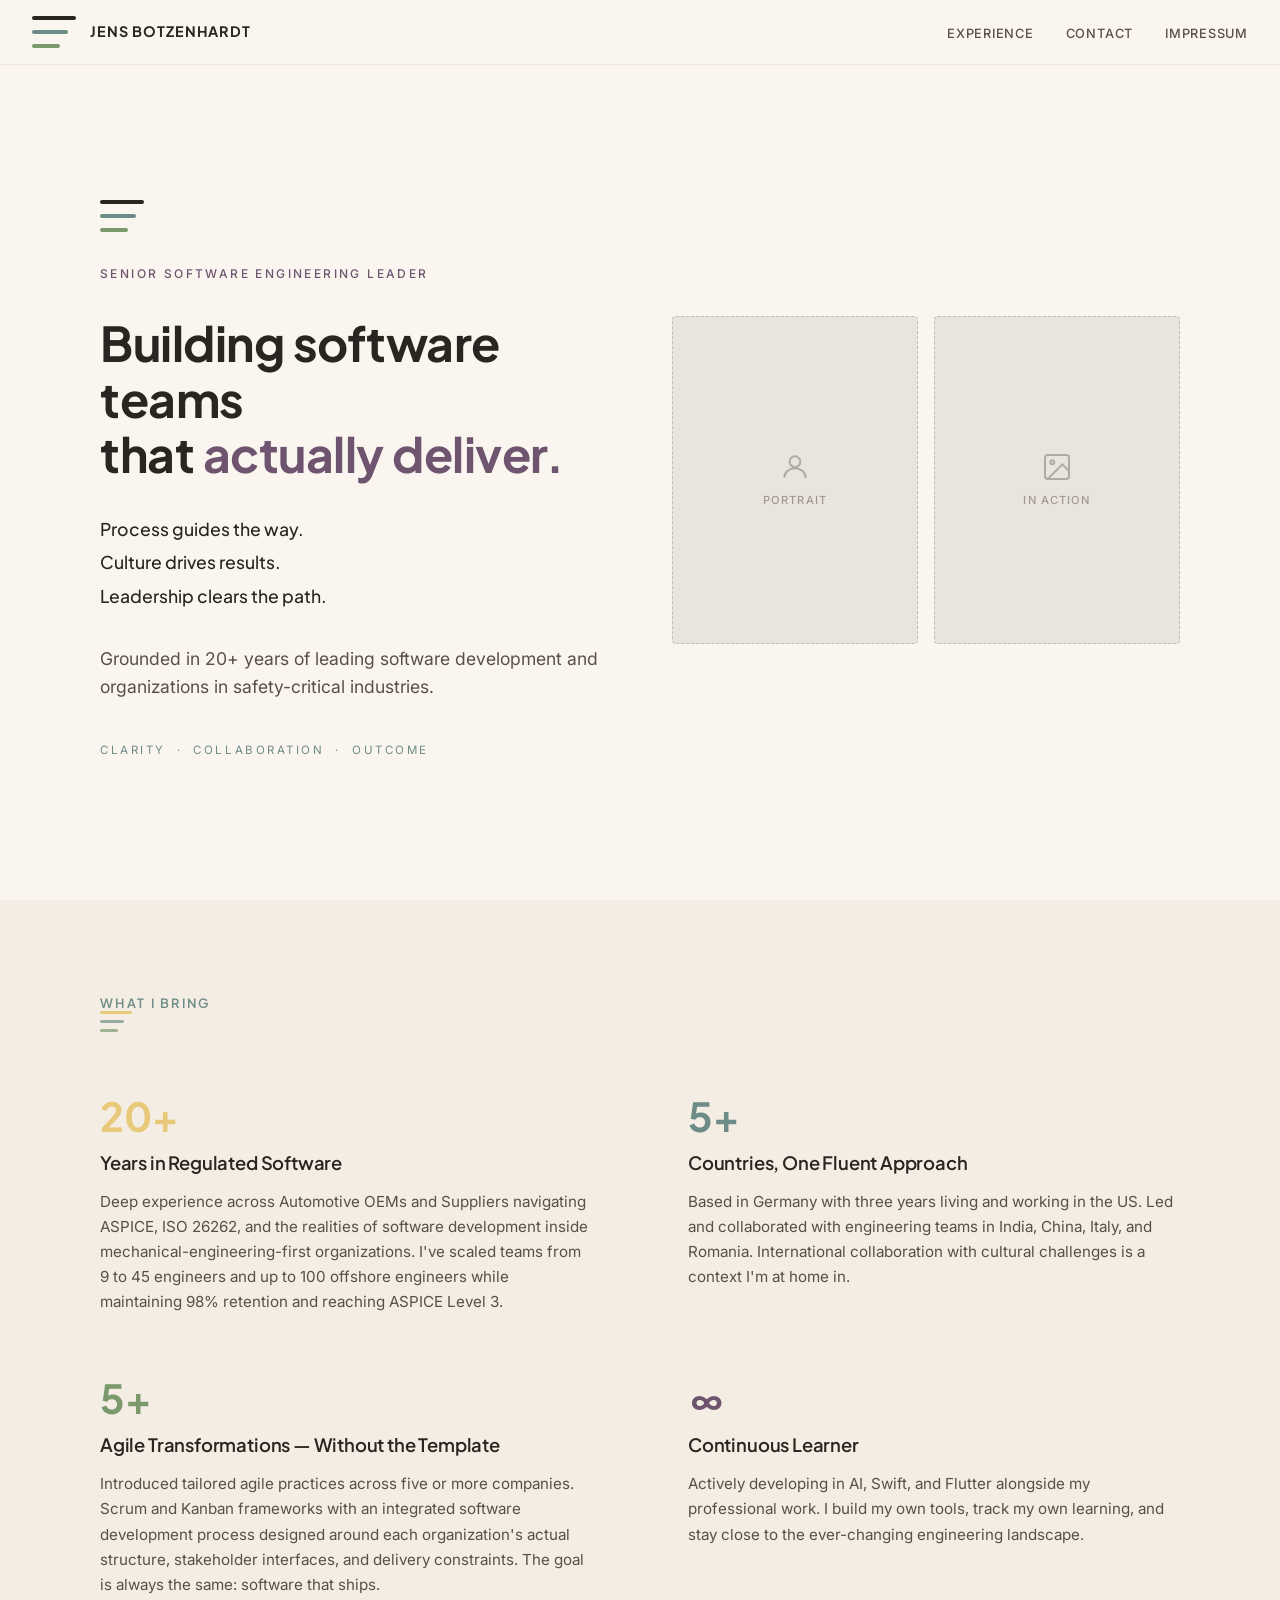
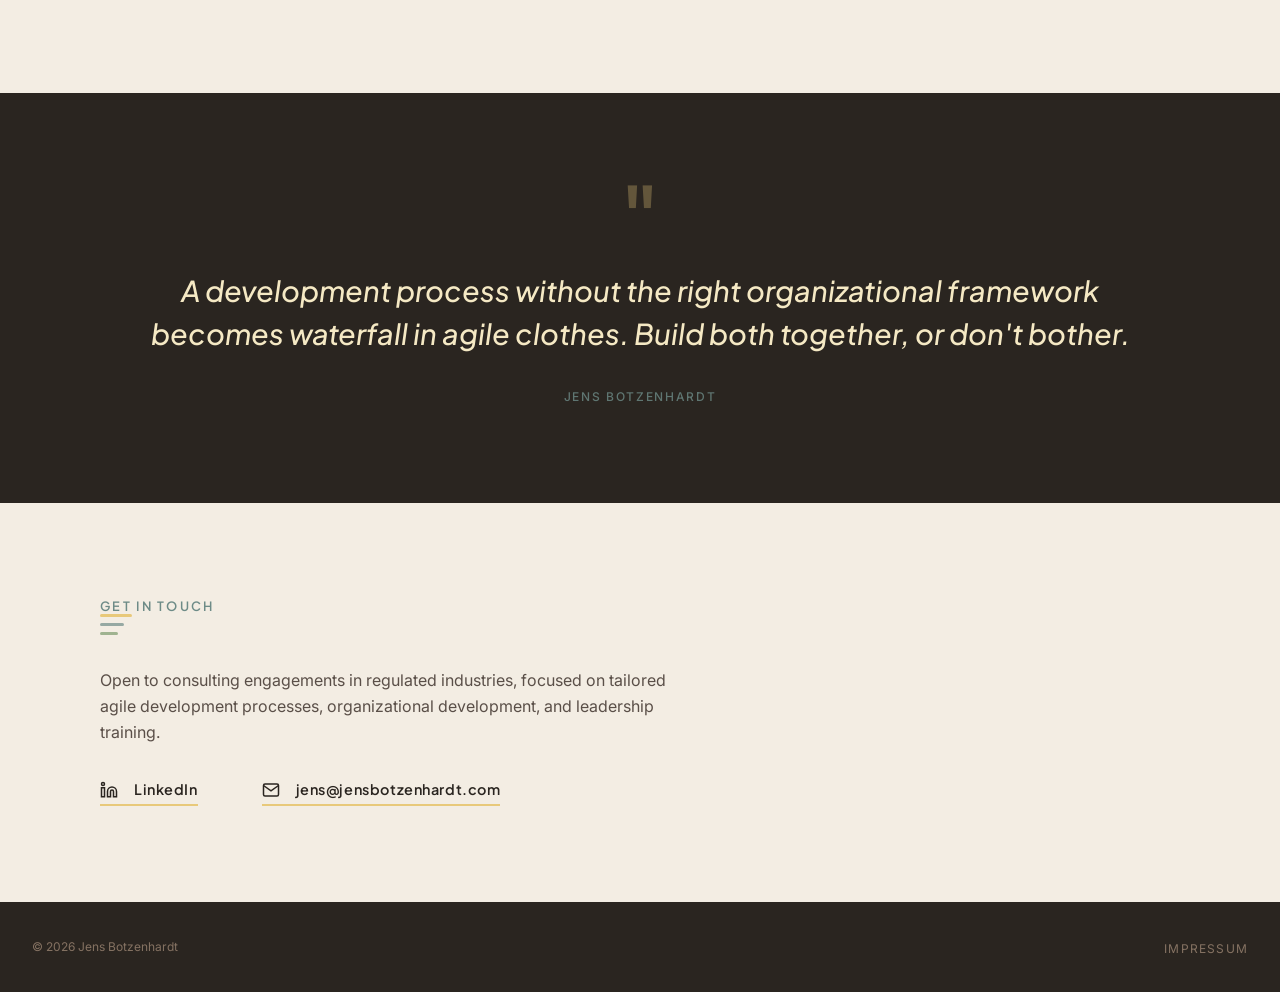
<file: index.html>
<!DOCTYPE html>
<html lang="en">
<head>
  <meta charset="UTF-8" />
  <meta name="viewport" content="width=device-width, initial-scale=1.0" />
  <meta name="description" content="Jens Botzenhardt — Senior Software Engineering Leader with 20 years in regulated industries. Agile transformation, leadership, and software development across regulated software developers." />
  <title>Jens Botzenhardt</title>
  <link rel="preconnect" href="https://fonts.googleapis.com" />
  <link rel="preconnect" href="https://fonts.gstatic.com" crossorigin />
  <link href="https://fonts.googleapis.com/css2?family=Plus+Jakarta+Sans:wght@400;500;600;700&family=Inter:wght@300;400;500&display=swap" rel="stylesheet" />
  <link rel="stylesheet" href="css/style.css" />
</head>
<body>

  <!-- ── NAVIGATION ── -->
  <nav>
    <div class="nav-logo">
      <div class="bar-mark" aria-hidden="true">
        <span></span><span></span><span></span>
      </div>
      <span class="nav-name">Jens Botzenhardt</span>
    </div>
    <ul class="nav-links">
      <li><a href="#experience">Experience</a></li>
      <li><a href="#contact">Contact</a></li>
      <li><a href="impressum.html">Impressum</a></li>
    </ul>
  </nav>

  <!-- ── HERO ── -->
  <section class="hero" id="top">
    <div class="hero-inner">
      <div class="hero-text">
        <div class="bar-mark" aria-hidden="true">
          <span></span><span></span><span></span>
        </div>
        <p class="hero-eyebrow">Senior Software Engineering Leader</p>
        <h1 class="hero-title">
          Building software teams<br>that <em>actually deliver.</em>
        </h1>
        <p class="hero-threeliner">
          Process guides the way.<br>
          Culture drives results.<br>
          Leadership clears the path.
        </p>
        <p class="hero-subtitle">
          Grounded in 20+ years of leading software development and organizations in safety-critical industries.
        </p>
        <p class="hero-tagline">Clarity &nbsp;·&nbsp; Collaboration &nbsp;·&nbsp; Outcome</p>
      </div>

      <div class="hero-photos" aria-label="Photos of Jens Botzenhardt">
        <div class="photo-placeholder" title="Replace with portrait photo">
          <svg width="32" height="32" viewBox="0 0 24 24" fill="none" stroke="#2a2520" stroke-width="1.5">
            <circle cx="12" cy="8" r="4"/><path d="M4 20c0-4 3.6-7 8-7s8 3 8 7"/>
          </svg>
          <span>Portrait</span>
        </div>
        <div class="photo-placeholder" title="Replace with candid/action photo">
          <svg width="32" height="32" viewBox="0 0 24 24" fill="none" stroke="#2a2520" stroke-width="1.5">
            <rect x="3" y="3" width="18" height="18" rx="2"/><circle cx="8.5" cy="8.5" r="1.5"/>
            <polyline points="21 15 16 10 5 21"/>
          </svg>
          <span>In Action</span>
        </div>
      </div>
    </div>
  </section>

  <!-- ── EXPERIENCE PILLARS ── -->
  <section id="experience">
    <div class="section-inner">
      <div class="reveal">
        <h3>What I bring</h3>
        <div class="section-divider" aria-hidden="true">
          <span></span><span></span><span></span>
        </div>
      </div>
      <div class="pillars">

        <div class="pillar reveal">
          <div class="pillar-number">20+</div>
          <h2>Years in Regulated Software</h2>
          <p>
            Deep experience across Automotive OEMs and Suppliers navigating ASPICE, ISO 26262, and the realities of software development inside mechanical-engineering-first organizations. I've scaled teams from 9 to 45 engineers and up to 100 offshore engineers while maintaining 98% retention and reaching ASPICE Level 3.
          </p>
        </div>

        <div class="pillar reveal">
          <div class="pillar-number" style="color: var(--teal);">5+</div>
          <h2>Countries, One Fluent Approach</h2>
          <p>
            Based in Germany with three years living and working in the US. Led and collaborated with engineering teams in India, China, Italy, and Romania. International collaboration with cultural challenges is a context I'm at home in.
          </p>
        </div>

        <div class="pillar reveal">
          <div class="pillar-number" style="color: var(--sage);">5+</div>
          <h2>Agile Transformations — Without the Template</h2>
          <p>
            Introduced tailored agile practices across five or more companies. Scrum and Kanban frameworks with an integrated software development process designed around each organization's actual structure, stakeholder interfaces, and delivery constraints. The goal is always the same: software that ships.
          </p>
        </div>

        <div class="pillar reveal">
          <div class="pillar-number" style="color: var(--plum);">∞</div>
          <h2>Continuous Learner</h2>
          <p>
            Actively developing in AI, Swift, and Flutter alongside my professional work. I build my own tools, track my own learning, and stay close to the ever-changing engineering landscape.
          </p>
        </div>

      </div>
    </div>
  </section>

  <!-- ── QUOTE ── -->
  <section class="quote-section">
    <div class="quote-inner reveal">
      <div class="quote-mark" aria-hidden="true">"</div>
      <p class="quote-text">
        A development process without the right organizational framework becomes waterfall in agile clothes. Build both together, or don't bother.
      </p>
      <span class="quote-attribution">Jens Botzenhardt</span>
    </div>
  </section>

  <!-- ── CONTACT ── -->
  <section id="contact">
    <div class="section-inner">
      <div class="reveal">
        <h3>Get in touch</h3>
        <div class="section-divider" aria-hidden="true">
          <span></span><span></span><span></span>
        </div>
        <p style="margin-bottom: var(--space-md);">
          Open to consulting engagements in regulated industries, focused on tailored agile development processes, organizational development, and leadership training.
        </p>
      </div>
      <div class="contact-grid reveal">
        <a class="contact-link" href="https://linkedin.com/in/jensbotz" target="_blank" rel="noopener">
          <svg width="18" height="18" viewBox="0 0 24 24" fill="none" stroke="currentColor" stroke-width="2">
            <path d="M16 8a6 6 0 0 1 6 6v7h-4v-7a2 2 0 0 0-2-2 2 2 0 0 0-2 2v7h-4v-7a6 6 0 0 1 6-6z"/>
            <rect x="2" y="9" width="4" height="12"/><circle cx="4" cy="4" r="2"/>
          </svg>
          LinkedIn
        </a>
        <a class="contact-link" href="mailto:jens@jensbotzenhardt.com">
          <svg width="18" height="18" viewBox="0 0 24 24" fill="none" stroke="currentColor" stroke-width="2">
            <path d="M4 4h16c1.1 0 2 .9 2 2v12c0 1.1-.9 2-2 2H4c-1.1 0-2-.9-2-2V6c0-1.1.9-2 2-2z"/>
            <polyline points="22,6 12,13 2,6"/>
          </svg>
          jens@jensbotzenhardt.com
        </a>
      </div>
    </div>
  </section>

  <!-- ── FOOTER ── -->
  <footer>
    <span class="footer-left">© 2026 Jens Botzenhardt</span>
    <div class="footer-right">
      <a href="impressum.html">Impressum</a>
    </div>
  </footer>

  <!-- ── SCROLL REVEAL SCRIPT ── -->
  <script>
    const observer = new IntersectionObserver(
      (entries) => entries.forEach(e => { if (e.isIntersecting) e.target.classList.add('visible'); }),
      { threshold: 0.12 }
    );
    document.querySelectorAll('.reveal').forEach(el => observer.observe(el));
  </script>

</body>
</html>
</file>
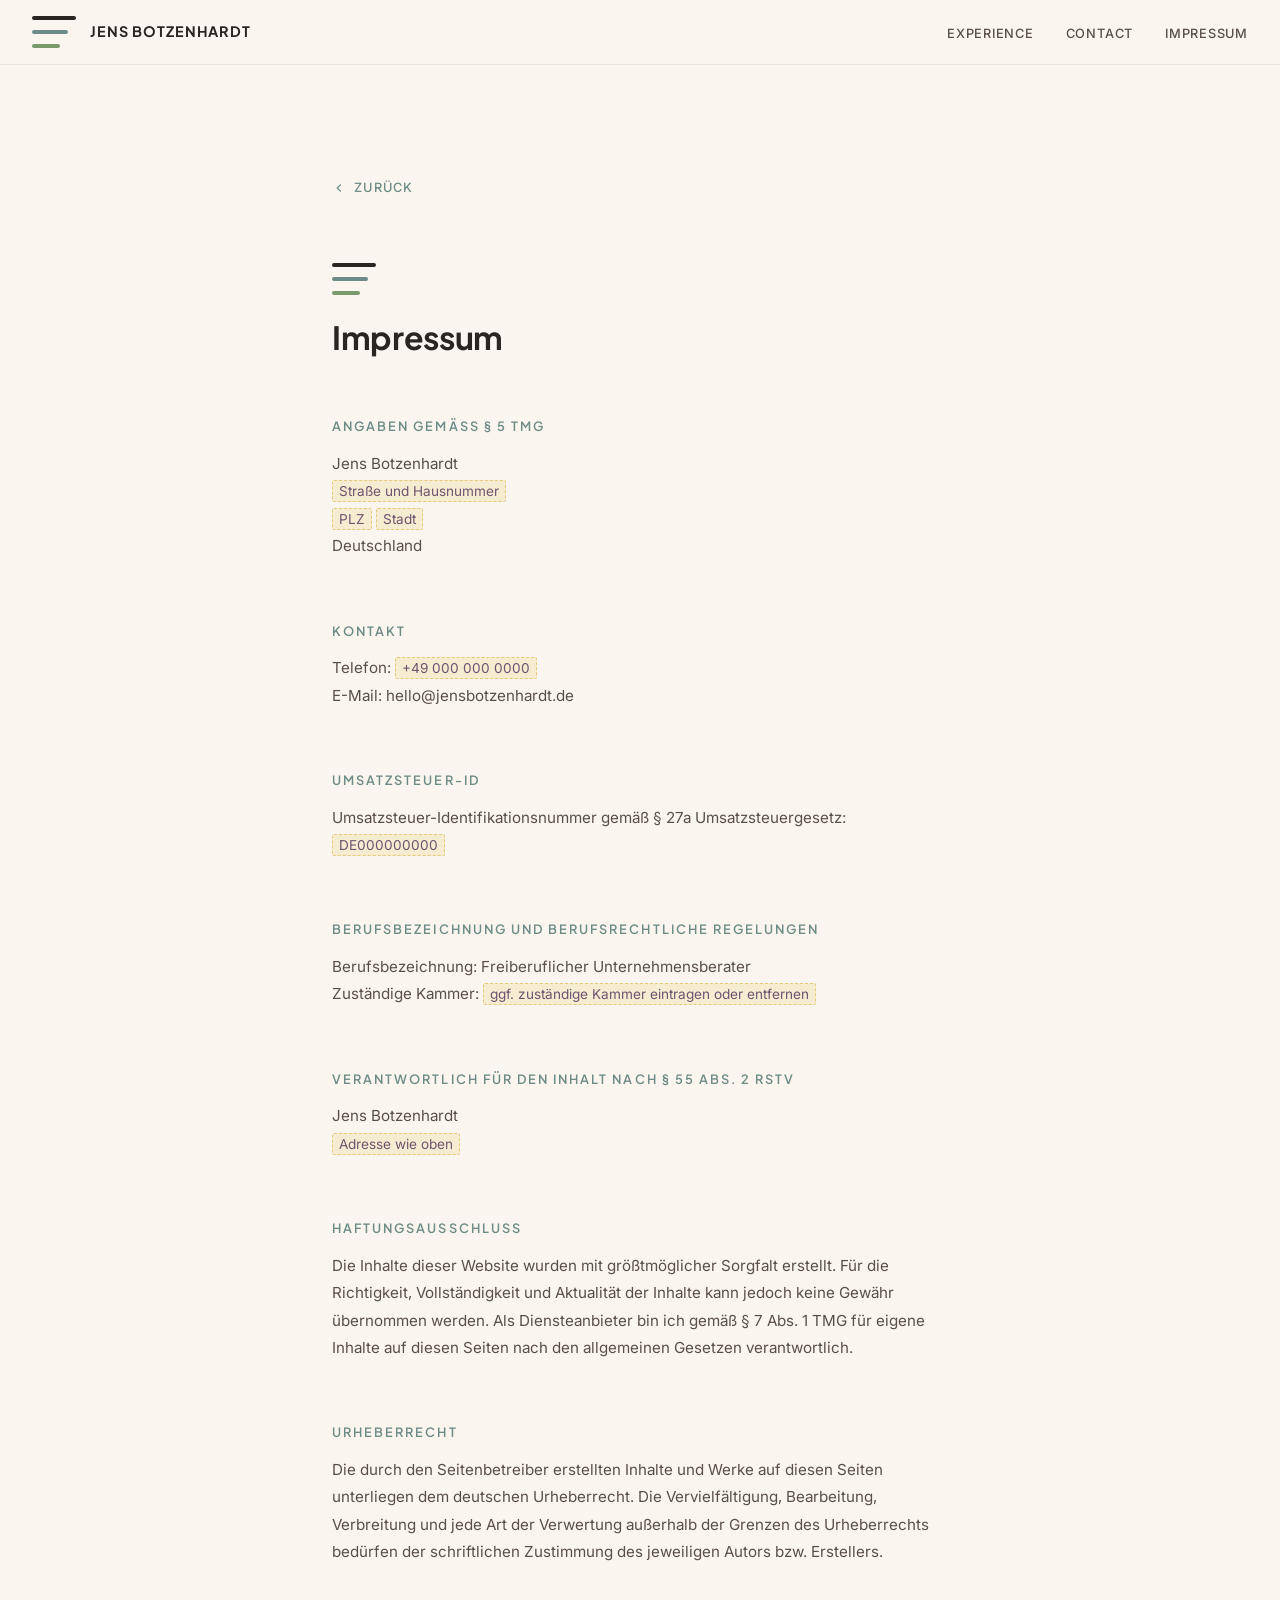
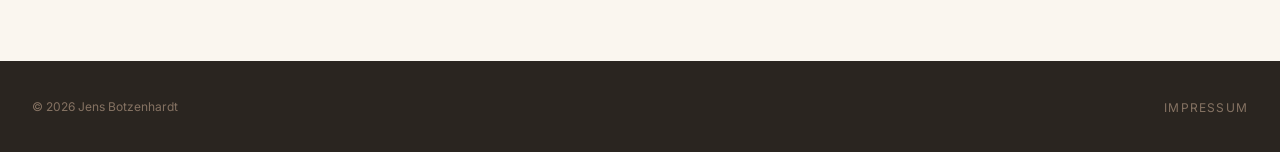
<file: impressum.html>
<!DOCTYPE html>
<html lang="de">
<head>
  <meta charset="UTF-8" />
  <meta name="viewport" content="width=device-width, initial-scale=1.0" />
  <title>Impressum — Jens Botzenhardt</title>
  <link rel="preconnect" href="https://fonts.googleapis.com" />
  <link rel="preconnect" href="https://fonts.gstatic.com" crossorigin />
  <link href="https://fonts.googleapis.com/css2?family=Plus+Jakarta+Sans:wght@400;600;700&family=Inter:wght@300;400;500&display=swap" rel="stylesheet" />
  <link rel="stylesheet" href="css/style.css" />
  <style>
    .impressum-wrap {
      max-width: 680px;
      margin: 0 auto;
      padding: calc(80px + var(--space-xl)) var(--space-md) var(--space-xl);
    }
    .impressum-wrap h1 {
      font-size: 2rem;
      margin-bottom: var(--space-lg);
      color: var(--dark);
    }
    .impressum-wrap h2 {
      font-size: 0.8rem;
      font-weight: 600;
      letter-spacing: 0.16em;
      text-transform: uppercase;
      color: var(--teal);
      margin-top: var(--space-lg);
      margin-bottom: var(--space-sm);
    }
    .impressum-wrap p,
    .impressum-wrap address {
      font-size: 0.95rem;
      color: var(--mid);
      font-style: normal;
      line-height: 1.8;
    }
    .back-link {
      display: inline-flex;
      align-items: center;
      gap: 8px;
      font-size: 0.8rem;
      font-weight: 500;
      letter-spacing: 0.1em;
      text-transform: uppercase;
      color: var(--teal);
      margin-bottom: var(--space-lg);
      transition: color 0.2s;
    }
    .back-link:hover { color: var(--dark); }
    .placeholder {
      background: rgba(232, 201, 122, 0.25);
      border: 1px dashed var(--sand);
      border-radius: 2px;
      padding: 2px 6px;
      font-size: 0.85rem;
      color: var(--plum);
    }
  </style>
</head>
<body>

  <nav>
    <div class="nav-logo">
      <div class="bar-mark" aria-hidden="true">
        <span></span><span></span><span></span>
      </div>
      <span class="nav-name">Jens Botzenhardt</span>
    </div>
    <ul class="nav-links">
      <li><a href="index.html#experience">Experience</a></li>
      <li><a href="index.html#contact">Contact</a></li>
      <li><a href="impressum.html">Impressum</a></li>
    </ul>
  </nav>

  <div class="impressum-wrap">
    <a class="back-link" href="index.html">
      <svg width="14" height="14" viewBox="0 0 24 24" fill="none" stroke="currentColor" stroke-width="2">
        <polyline points="15 18 9 12 15 6"/>
      </svg>
      Zurück
    </a>

    <div class="bar-mark" aria-hidden="true" style="margin-bottom: 24px;">
      <span></span><span></span><span></span>
    </div>

    <h1>Impressum</h1>

    <h2>Angaben gemäß § 5 TMG</h2>
    <address>
      Jens Botzenhardt<br>
      <span class="placeholder">Straße und Hausnummer</span><br>
      <span class="placeholder">PLZ</span> <span class="placeholder">Stadt</span><br>
      Deutschland
    </address>

    <h2>Kontakt</h2>
    <p>
      Telefon: <span class="placeholder">+49 000 000 0000</span><br>
      E-Mail: <a href="mailto:hello@jensbotzenhardt.de">hello@jensbotzenhardt.de</a>
    </p>

    <h2>Umsatzsteuer-ID</h2>
    <p>
      Umsatzsteuer-Identifikationsnummer gemäß § 27a Umsatzsteuergesetz:<br>
      <span class="placeholder">DE000000000</span>
    </p>

    <h2>Berufsbezeichnung und berufsrechtliche Regelungen</h2>
    <p>
      Berufsbezeichnung: Freiberuflicher Unternehmensberater<br>
      Zuständige Kammer: <span class="placeholder">ggf. zuständige Kammer eintragen oder entfernen</span>
    </p>

    <h2>Verantwortlich für den Inhalt nach § 55 Abs. 2 RStV</h2>
    <address>
      Jens Botzenhardt<br>
      <span class="placeholder">Adresse wie oben</span>
    </address>

    <h2>Haftungsausschluss</h2>
    <p>
      Die Inhalte dieser Website wurden mit größtmöglicher Sorgfalt erstellt. Für die Richtigkeit, Vollständigkeit und Aktualität der Inhalte kann jedoch keine Gewähr übernommen werden. Als Diensteanbieter bin ich gemäß § 7 Abs. 1 TMG für eigene Inhalte auf diesen Seiten nach den allgemeinen Gesetzen verantwortlich.
    </p>

    <h2>Urheberrecht</h2>
    <p>
      Die durch den Seitenbetreiber erstellten Inhalte und Werke auf diesen Seiten unterliegen dem deutschen Urheberrecht. Die Vervielfältigung, Bearbeitung, Verbreitung und jede Art der Verwertung außerhalb der Grenzen des Urheberrechts bedürfen der schriftlichen Zustimmung des jeweiligen Autors bzw. Erstellers.
    </p>
  </div>

  <footer>
    <span class="footer-left">© 2026 Jens Botzenhardt</span>
    <div class="footer-right">
      <a href="impressum.html">Impressum</a>
    </div>
  </footer>

</body>
</html>
</file>
<file: css/style.css>
/* ─── TOKENS ─── */
:root {
  --sand:       #e8c97a;
  --sand-light: #f5e9c4;
  --taupe:      #c1a58e;
  --sage:       #7a9a6c;
  --plum:       #6f546f;
  --teal:       #6d8b87;
  --dark:       #2a2520;
  --mid:        #5a4f48;
  --light:      #faf6ef;

  --font-display: 'Plus Jakarta Sans', sans-serif;
  --font-body:    'Inter', sans-serif;

  --radius: 4px;
  --max-w:  1080px;

  --space-xs:  8px;
  --space-sm:  16px;
  --space-md:  32px;
  --space-lg:  64px;
  --space-xl:  96px;
}

/* ─── RESET ─── */
*, *::before, *::after { box-sizing: border-box; margin: 0; padding: 0; }
html { scroll-behavior: smooth; }
body {
  background: var(--light);
  color: var(--dark);
  font-family: var(--font-body);
  font-size: 16px;
  line-height: 1.65;
  -webkit-font-smoothing: antialiased;
}
img { display: block; max-width: 100%; }
a { color: inherit; text-decoration: none; }

/* ─── TYPOGRAPHY ─── */
h1, h2, h3 {
  font-family: var(--font-display);
  line-height: 1.15;
  letter-spacing: -0.01em;
}
h1 { font-size: clamp(2rem, 4vw, 3rem); font-weight: 700; }
h2 { font-size: clamp(1.1rem, 2vw, 1.4rem); font-weight: 600; }
h3 { font-size: 0.8rem; font-weight: 600; letter-spacing: 0.18em; text-transform: uppercase; color: var(--teal); }

p { color: var(--mid); max-width: 60ch; }

/* ─── LAYOUT ─── */
.container {
  max-width: var(--max-w);
  margin: 0 auto;
  padding: 0 var(--space-md);
}

/* ─── THREE-BAR MARK ─── */
.bar-mark {
  display: flex;
  flex-direction: column;
  gap: 10px;
}
.bar-mark span {
  display: block;
  height: 4px;
  border-radius: 2px;
}
.bar-mark span:nth-child(1) { width: 44px; background: var(--dark); }
.bar-mark span:nth-child(2) { width: 36px; background: var(--teal); }
.bar-mark span:nth-child(3) { width: 28px; background: var(--sage); }

/* ─── SECTION DIVIDER — bar mark as structural motif ─── */
.section-divider {
  display: flex;
  flex-direction: column;
  gap: 6px;
  margin-bottom: var(--space-md);
}
.section-divider span {
  display: block;
  height: 3px;
  border-radius: 2px;
}
.section-divider span:nth-child(1) { width: 32px; background: var(--sand); }
.section-divider span:nth-child(2) { width: 24px; background: var(--teal); opacity: 0.7; }
.section-divider span:nth-child(3) { width: 18px; background: var(--sage); opacity: 0.7; }

/* ─── NAV ─── */
nav {
  position: fixed;
  top: 0; left: 0; right: 0;
  z-index: 100;
  background: rgba(250, 246, 239, 0.92);
  backdrop-filter: blur(8px);
  border-bottom: 1px solid rgba(193, 165, 142, 0.2);
  padding: var(--space-sm) var(--space-md);
  display: flex;
  align-items: center;
  justify-content: space-between;
}
.nav-logo {
  display: flex;
  align-items: center;
  gap: 14px;
}
.nav-name {
  font-family: var(--font-display);
  font-size: 0.9rem;
  font-weight: 700;
  letter-spacing: 0.06em;
  text-transform: uppercase;
  color: var(--dark);
}
.nav-links {
  display: flex;
  gap: var(--space-md);
  list-style: none;
}
.nav-links a {
  font-family: var(--font-body);
  font-size: 0.8rem;
  font-weight: 500;
  letter-spacing: 0.06em;
  text-transform: uppercase;
  color: var(--mid);
  transition: color 0.2s;
}
.nav-links a:hover { color: var(--teal); }

/* ─── HERO ─── */
.hero {
  background: var(--sand);
  padding: calc(var(--space-xl) + 60px) var(--space-md) var(--space-xl);
  display: flex;
  align-items: center;
  justify-content: center;
  min-height: 100vh;
}
.hero-inner {
  max-width: var(--max-w);
  width: 100%;
  display: grid;
  grid-template-columns: 1fr 1fr;
  gap: var(--space-lg);
  align-items: center;
}
.hero-text { display: flex; flex-direction: column; gap: var(--space-md); }
.hero-eyebrow {
  font-family: var(--font-body);
  font-size: 0.75rem;
  font-weight: 500;
  letter-spacing: 0.2em;
  text-transform: uppercase;
  color: var(--plum);
}
.hero-title { color: var(--dark); }
.hero-title em {
  font-style: normal;
  color: var(--plum);
}
.hero-subtitle {
  font-size: 1.1rem;
  line-height: 1.6;
  color: var(--mid);
  max-width: 48ch;
}
.hero-tagline {
  font-family: var(--font-body);
  font-size: 0.72rem;
  font-weight: 400;
  letter-spacing: 0.22em;
  text-transform: uppercase;
  color: var(--teal);
  margin-top: var(--space-xs);
}
.hero-photos {
  display: grid;
  grid-template-columns: 1fr 1fr;
  gap: var(--space-sm);
}
.photo-placeholder {
  background: rgba(42, 37, 32, 0.08);
  border-radius: var(--radius);
  aspect-ratio: 3/4;
  display: flex;
  flex-direction: column;
  align-items: center;
  justify-content: center;
  gap: var(--space-xs);
  border: 1.5px dashed rgba(42, 37, 32, 0.2);
  cursor: pointer;
  transition: background 0.2s;
}
.photo-placeholder:hover { background: rgba(42, 37, 32, 0.12); }
.photo-placeholder svg { opacity: 0.3; }
.photo-placeholder span {
  font-size: 0.7rem;
  font-weight: 500;
  letter-spacing: 0.1em;
  text-transform: uppercase;
  color: var(--mid);
  opacity: 0.5;
}

/* ─── SECTIONS ─── */
section { padding: var(--space-xl) var(--space-md); }
section:nth-child(even) { background: var(--light); }
section:nth-child(odd)  { background: #f3ede3; }

.section-inner {
  max-width: var(--max-w);
  margin: 0 auto;
}

/* ─── PILLARS ─── */
.pillars {
  display: grid;
  grid-template-columns: repeat(2, 1fr);
  gap: var(--space-lg) var(--space-xl);
  margin-top: var(--space-lg);
}
.pillar { display: flex; flex-direction: column; gap: var(--space-sm); }
.pillar-number {
  font-family: var(--font-display);
  font-size: 2.5rem;
  font-weight: 700;
  color: var(--sand);
  line-height: 1;
}
.pillar h2 { color: var(--dark); font-size: 1.15rem; }
.pillar p  { font-size: 0.95rem; }

/* ─── QUOTE PLACEHOLDER ─── */
.quote-section { background: var(--dark) !important; }
.quote-inner {
  max-width: var(--max-w);
  margin: 0 auto;
  display: flex;
  flex-direction: column;
  align-items: center;
  text-align: center;
  gap: var(--space-md);
}
.quote-mark {
  font-family: var(--font-display);
  font-size: 5rem;
  font-weight: 700;
  color: var(--sand);
  opacity: 0.3;
  line-height: 0.6;
}
.quote-text {
  font-family: var(--font-display);
  font-size: clamp(1.2rem, 2.5vw, 1.8rem);
  font-weight: 500;
  color: var(--sand-light);
  max-width: 48ch;
  line-height: 1.5;
  font-style: italic;
}
.quote-placeholder-note {
  font-size: 0.75rem;
  letter-spacing: 0.12em;
  text-transform: uppercase;
  color: var(--teal);
  opacity: 0.7;
  border: 1px dashed rgba(109,139,135,0.4);
  padding: 8px 16px;
  border-radius: 2px;
}

/* ─── CONTACT ─── */
.contact-grid {
  display: flex;
  gap: var(--space-lg);
  margin-top: var(--space-md);
  flex-wrap: wrap;
}
.contact-link {
  display: flex;
  align-items: center;
  gap: var(--space-sm);
  font-family: var(--font-display);
  font-size: 0.9rem;
  font-weight: 600;
  color: var(--dark);
  letter-spacing: 0.04em;
  border-bottom: 2px solid var(--sand);
  padding-bottom: 2px;
  transition: border-color 0.2s, color 0.2s;
}
.contact-link:hover { color: var(--teal); border-color: var(--teal); }
.contact-link svg { flex-shrink: 0; }

/* ─── FOOTER ─── */
footer {
  background: var(--dark);
  padding: var(--space-md);
  display: flex;
  align-items: center;
  justify-content: space-between;
  flex-wrap: wrap;
  gap: var(--space-sm);
}
.footer-left {
  font-family: var(--font-body);
  font-size: 0.75rem;
  color: var(--taupe);
  opacity: 0.6;
}
.footer-right a {
  font-family: var(--font-body);
  font-size: 0.75rem;
  color: var(--taupe);
  opacity: 0.6;
  letter-spacing: 0.1em;
  text-transform: uppercase;
  transition: opacity 0.2s;
}
.footer-right a:hover { opacity: 1; }

/* ─── SCROLL REVEAL ─── */
.reveal {
  opacity: 0;
  transform: translateY(24px);
  transition: opacity 0.6s ease, transform 0.6s ease;
}
.reveal.visible {
  opacity: 1;
  transform: translateY(0);
}

/* ─── RESPONSIVE ─── */
@media (max-width: 768px) {
  .hero-inner { grid-template-columns: 1fr; }
  .hero-photos { order: -1; grid-template-columns: 1fr 1fr; }
  .pillars { grid-template-columns: 1fr; gap: var(--space-lg); }
  .nav-links { display: none; }
}

@media (prefers-reduced-motion: reduce) {
  .reveal { opacity: 1; transform: none; transition: none; }
}

/* ── HERO THREELINER ── */
.hero-threeliner {
  font-family: var(--font-display);
  font-size: 1.1rem;
  font-weight: 500;
  color: var(--dark);
  line-height: 1.9;
  max-width: 52ch;
}

/* ── QUOTE ATTRIBUTION ── */
.quote-attribution {
  font-family: var(--font-body);
  font-size: 0.75rem;
  font-weight: 500;
  letter-spacing: 0.14em;
  text-transform: uppercase;
  color: var(--teal);
  opacity: 0.8;
}
</file>
